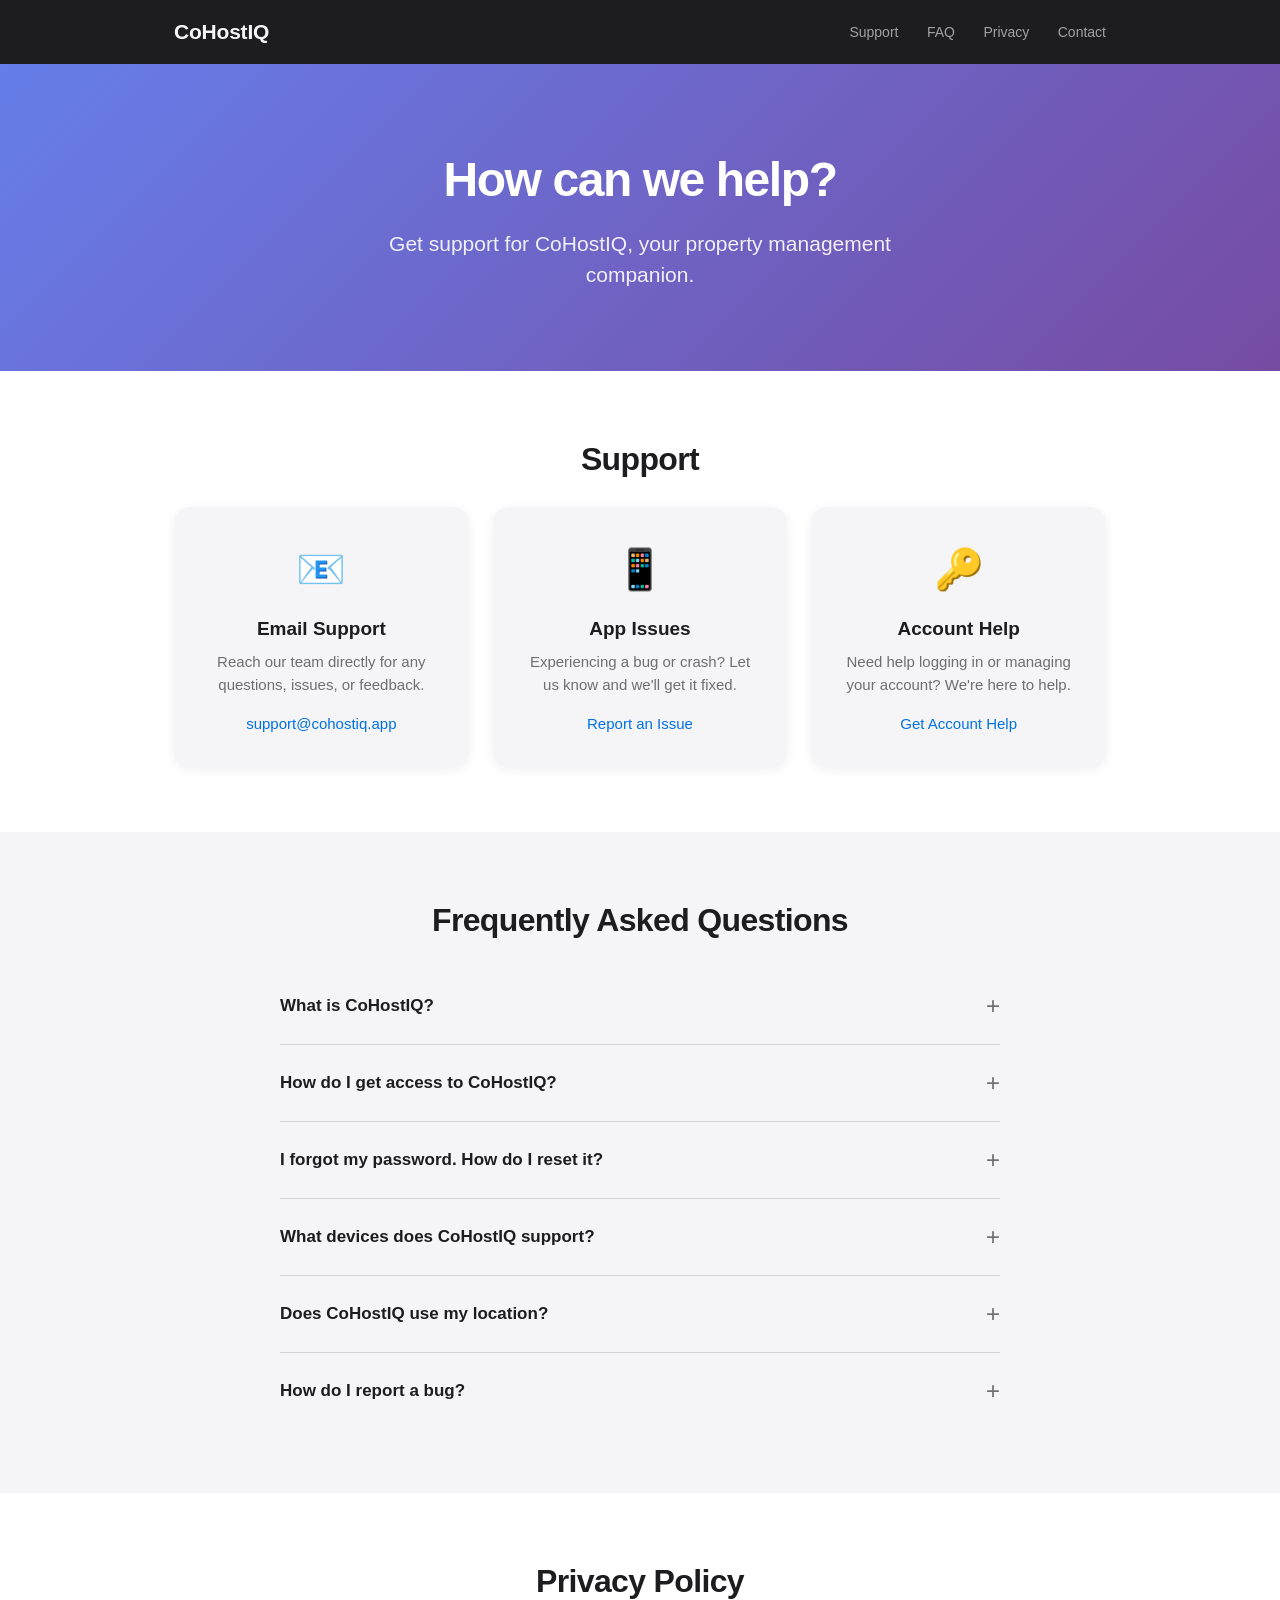
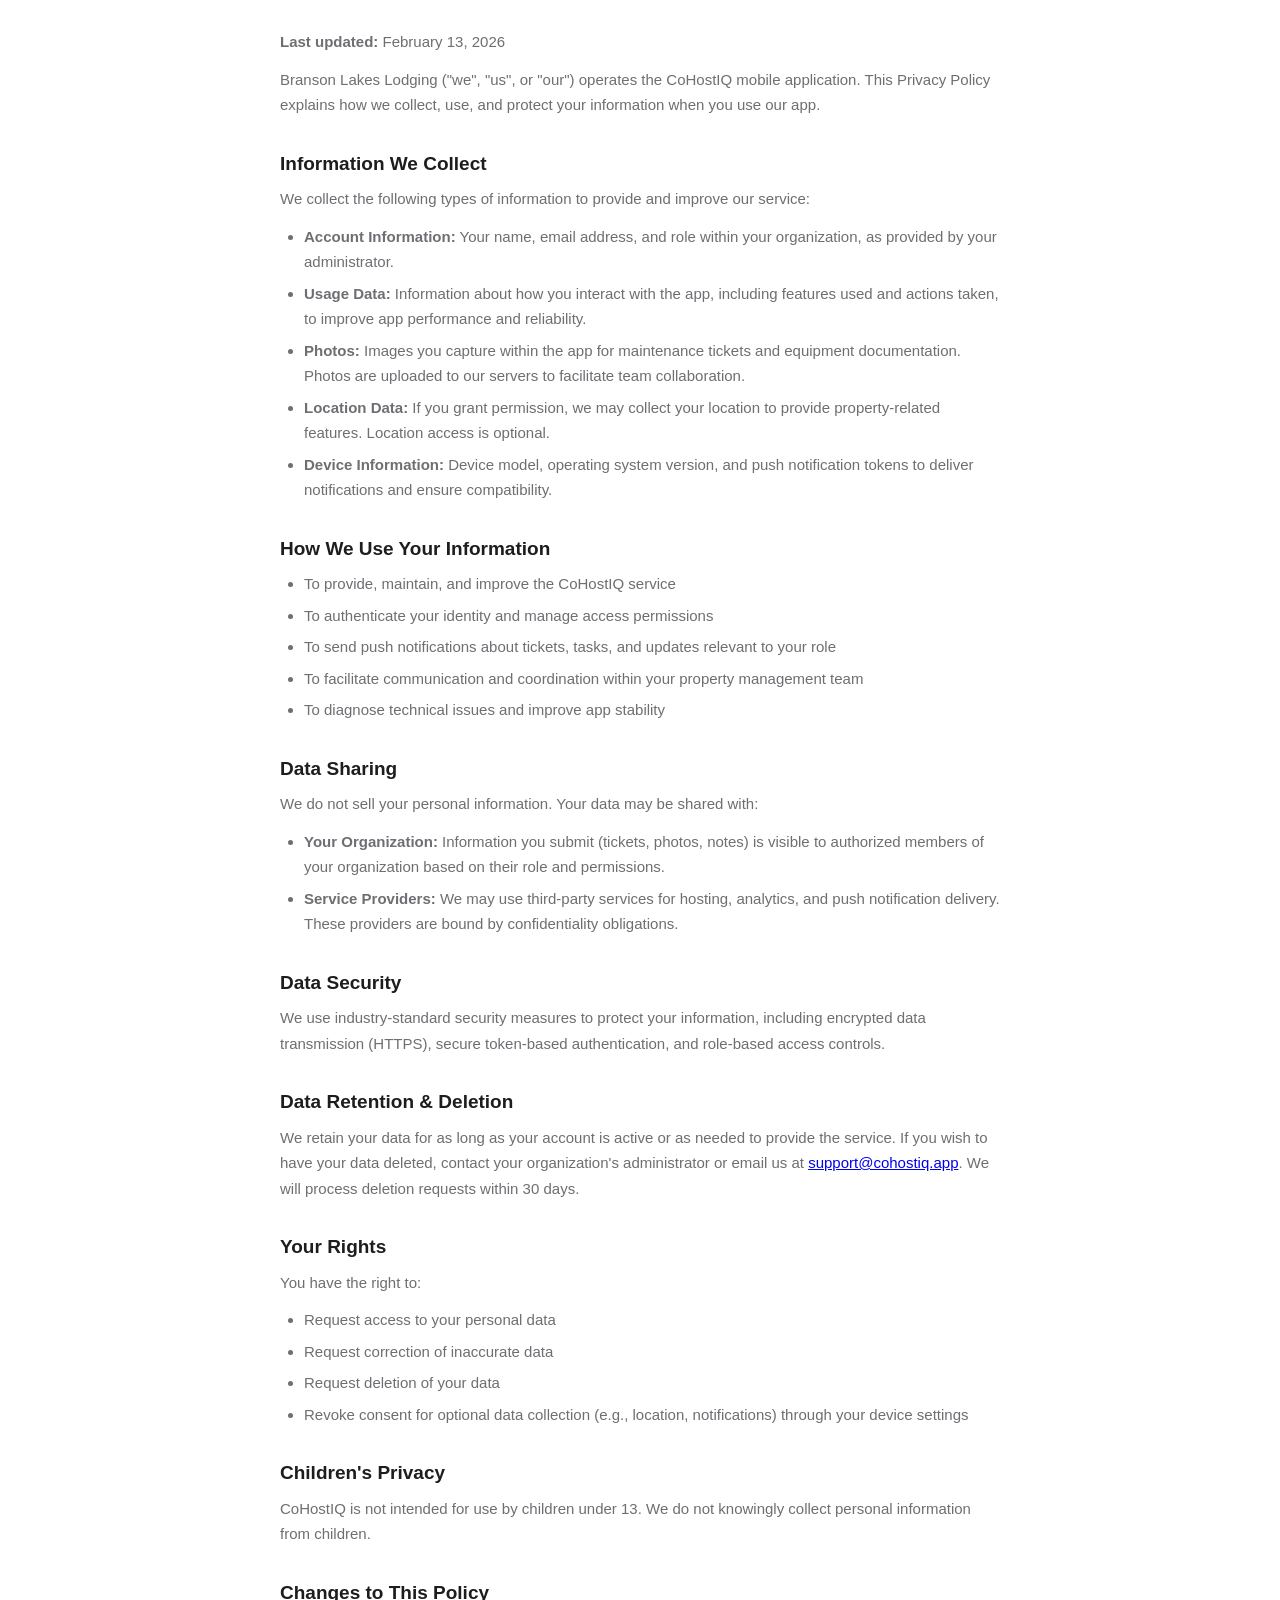
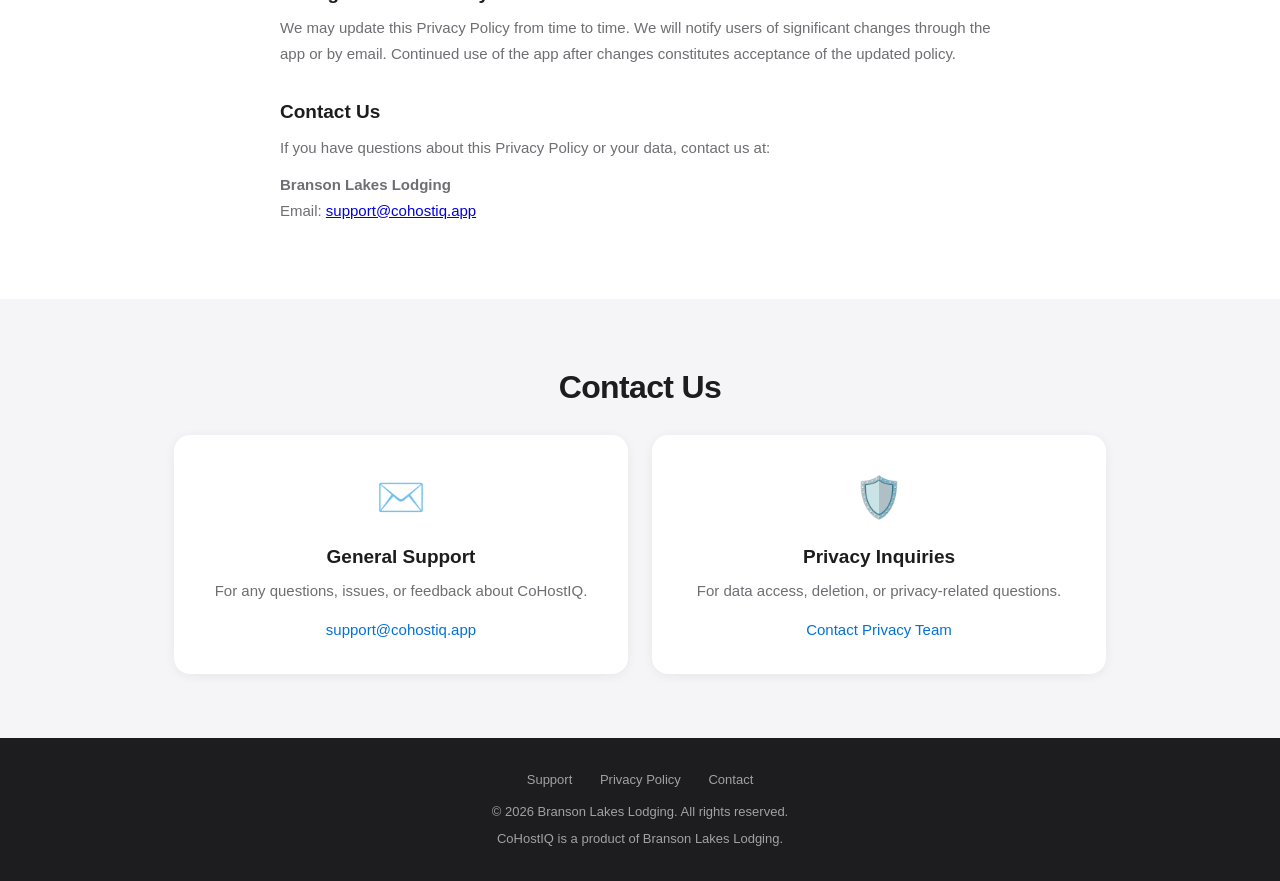
<file: support/index.html>
<!DOCTYPE html>
<html lang="en">
<head>
    <meta charset="UTF-8">
    <meta name="viewport" content="width=device-width, initial-scale=1.0">
    <title>CoHostIQ - Support</title>
    <style>
        * {
            margin: 0;
            padding: 0;
            box-sizing: border-box;
        }

        body {
            font-family: -apple-system, BlinkMacSystemFont, "SF Pro Text", "Helvetica Neue", Helvetica, Arial, sans-serif;
            color: #1d1d1f;
            background: #fff;
            line-height: 1.5;
            -webkit-font-smoothing: antialiased;
        }

        header {
            background: #1d1d1f;
            padding: 16px 24px;
        }

        header .container {
            max-width: 980px;
            margin: 0 auto;
            display: flex;
            align-items: center;
            justify-content: space-between;
        }

        header h1 {
            color: #f5f5f7;
            font-size: 21px;
            font-weight: 600;
            letter-spacing: -0.01em;
        }

        header nav a {
            color: #a1a1a6;
            text-decoration: none;
            font-size: 14px;
            margin-left: 24px;
            transition: color 0.2s;
        }

        header nav a:hover {
            color: #f5f5f7;
        }

        .hero {
            background: linear-gradient(135deg, #667eea 0%, #764ba2 100%);
            padding: 80px 24px;
            text-align: center;
            color: #fff;
        }

        .hero h2 {
            font-size: 48px;
            font-weight: 700;
            letter-spacing: -0.03em;
            margin-bottom: 12px;
        }

        .hero p {
            font-size: 21px;
            font-weight: 400;
            opacity: 0.9;
            max-width: 600px;
            margin: 0 auto;
        }

        .container {
            max-width: 980px;
            margin: 0 auto;
            padding: 0 24px;
        }

        section {
            padding: 64px 24px;
        }

        section:nth-child(even) {
            background: #f5f5f7;
        }

        section h3 {
            font-size: 32px;
            font-weight: 700;
            letter-spacing: -0.02em;
            margin-bottom: 24px;
            text-align: center;
        }

        /* Support Section */
        .support-grid {
            display: grid;
            grid-template-columns: repeat(auto-fit, minmax(280px, 1fr));
            gap: 24px;
            max-width: 980px;
            margin: 0 auto;
        }

        .support-card {
            background: #fff;
            border-radius: 16px;
            padding: 32px;
            text-align: center;
            box-shadow: 0 2px 12px rgba(0, 0, 0, 0.06);
        }

        section:nth-child(odd) .support-card {
            background: #f5f5f7;
        }

        .support-card .icon {
            font-size: 40px;
            margin-bottom: 16px;
        }

        .support-card h4 {
            font-size: 19px;
            font-weight: 600;
            margin-bottom: 8px;
        }

        .support-card p {
            font-size: 15px;
            color: #6e6e73;
            margin-bottom: 16px;
        }

        .support-card a {
            color: #0071e3;
            text-decoration: none;
            font-size: 15px;
            font-weight: 500;
        }

        .support-card a:hover {
            text-decoration: underline;
        }

        /* FAQ Section */
        .faq-list {
            max-width: 720px;
            margin: 0 auto;
        }

        .faq-item {
            border-bottom: 1px solid #d2d2d7;
            padding: 20px 0;
        }

        .faq-item:last-child {
            border-bottom: none;
        }

        .faq-item summary {
            font-size: 17px;
            font-weight: 600;
            cursor: pointer;
            list-style: none;
            display: flex;
            justify-content: space-between;
            align-items: center;
        }

        .faq-item summary::-webkit-details-marker {
            display: none;
        }

        .faq-item summary::after {
            content: "+";
            font-size: 24px;
            font-weight: 300;
            color: #6e6e73;
            transition: transform 0.2s;
        }

        .faq-item[open] summary::after {
            content: "\2212";
        }

        .faq-item .answer {
            padding-top: 12px;
            font-size: 15px;
            color: #6e6e73;
            line-height: 1.6;
        }

        /* Privacy Section */
        .privacy-content {
            max-width: 720px;
            margin: 0 auto;
        }

        .privacy-content h4 {
            font-size: 19px;
            font-weight: 600;
            margin-top: 32px;
            margin-bottom: 8px;
        }

        .privacy-content p,
        .privacy-content ul {
            font-size: 15px;
            color: #6e6e73;
            line-height: 1.7;
            margin-bottom: 12px;
        }

        .privacy-content ul {
            padding-left: 24px;
        }

        .privacy-content li {
            margin-bottom: 6px;
        }

        /* Footer */
        footer {
            background: #1d1d1f;
            color: #a1a1a6;
            padding: 32px 24px;
            text-align: center;
            font-size: 13px;
        }

        footer a {
            color: #a1a1a6;
            text-decoration: none;
        }

        footer a:hover {
            color: #f5f5f7;
        }

        footer .footer-links {
            margin-bottom: 12px;
        }

        footer .footer-links a {
            margin: 0 12px;
        }

        /* Responsive */
        @media (max-width: 600px) {
            .hero h2 {
                font-size: 32px;
            }

            .hero p {
                font-size: 17px;
            }

            section h3 {
                font-size: 24px;
            }

            section {
                padding: 48px 16px;
            }
        }
    </style>
</head>
<body>

<header>
    <div class="container">
        <h1>CoHostIQ</h1>
        <nav>
            <a href="#support">Support</a>
            <a href="#faq">FAQ</a>
            <a href="#privacy">Privacy</a>
            <a href="#contact">Contact</a>
        </nav>
    </div>
</header>

<div class="hero">
    <h2>How can we help?</h2>
    <p>Get support for CoHostIQ, your property management companion.</p>
</div>

<!-- Support Section -->
<section id="support">
    <div class="container">
        <h3>Support</h3>
        <div class="support-grid">
            <div class="support-card">
                <div class="icon">&#x1F4E7;</div>
                <h4>Email Support</h4>
                <p>Reach our team directly for any questions, issues, or feedback.</p>
                <a href="mailto:support@cohostiq.app">support@cohostiq.app</a>
            </div>
            <div class="support-card">
                <div class="icon">&#x1F4F1;</div>
                <h4>App Issues</h4>
                <p>Experiencing a bug or crash? Let us know and we'll get it fixed.</p>
                <a href="mailto:support@cohostiq.app?subject=Bug%20Report">Report an Issue</a>
            </div>
            <div class="support-card">
                <div class="icon">&#x1F511;</div>
                <h4>Account Help</h4>
                <p>Need help logging in or managing your account? We're here to help.</p>
                <a href="mailto:support@cohostiq.app?subject=Account%20Help">Get Account Help</a>
            </div>
        </div>
    </div>
</section>

<!-- FAQ Section -->
<section id="faq">
    <div class="container">
        <h3>Frequently Asked Questions</h3>
        <div class="faq-list">
            <details class="faq-item">
                <summary>What is CoHostIQ?</summary>
                <div class="answer">CoHostIQ is a property management app designed for hospitality professionals. It helps you manage properties, track maintenance tickets, coordinate with your team, monitor reservations, and keep your operations running smoothly.</div>
            </details>
            <details class="faq-item">
                <summary>How do I get access to CoHostIQ?</summary>
                <div class="answer">CoHostIQ accounts are set up by your organization's administrator. If you need access, contact your property management company or team lead. They will provide you with login credentials.</div>
            </details>
            <details class="faq-item">
                <summary>I forgot my password. How do I reset it?</summary>
                <div class="answer">Contact your organization's administrator or reach out to us at <a href="mailto:support@cohostiq.app">support@cohostiq.app</a> and we'll help you regain access to your account.</div>
            </details>
            <details class="faq-item">
                <summary>What devices does CoHostIQ support?</summary>
                <div class="answer">CoHostIQ is available on iPhone and also supports Apple CarPlay for on-the-go access to your properties and tickets.</div>
            </details>
            <details class="faq-item">
                <summary>Does CoHostIQ use my location?</summary>
                <div class="answer">CoHostIQ may use your location to provide property-related features such as directions and nearby property lookup. Location access is optional and can be managed in your device's Settings.</div>
            </details>
            <details class="faq-item">
                <summary>How do I report a bug?</summary>
                <div class="answer">Send an email to <a href="mailto:support@cohostiq.app?subject=Bug%20Report">support@cohostiq.app</a> with a description of the issue, the steps to reproduce it, and your device model and iOS version. Screenshots are helpful.</div>
            </details>
        </div>
    </div>
</section>

<!-- Privacy Policy Section -->
<section id="privacy">
    <div class="container">
        <h3>Privacy Policy</h3>
        <div class="privacy-content">
            <p><strong>Last updated:</strong> February 13, 2026</p>

            <p>Branson Lakes Lodging ("we", "us", or "our") operates the CoHostIQ mobile application. This Privacy Policy explains how we collect, use, and protect your information when you use our app.</p>

            <h4>Information We Collect</h4>
            <p>We collect the following types of information to provide and improve our service:</p>
            <ul>
                <li><strong>Account Information:</strong> Your name, email address, and role within your organization, as provided by your administrator.</li>
                <li><strong>Usage Data:</strong> Information about how you interact with the app, including features used and actions taken, to improve app performance and reliability.</li>
                <li><strong>Photos:</strong> Images you capture within the app for maintenance tickets and equipment documentation. Photos are uploaded to our servers to facilitate team collaboration.</li>
                <li><strong>Location Data:</strong> If you grant permission, we may collect your location to provide property-related features. Location access is optional.</li>
                <li><strong>Device Information:</strong> Device model, operating system version, and push notification tokens to deliver notifications and ensure compatibility.</li>
            </ul>

            <h4>How We Use Your Information</h4>
            <ul>
                <li>To provide, maintain, and improve the CoHostIQ service</li>
                <li>To authenticate your identity and manage access permissions</li>
                <li>To send push notifications about tickets, tasks, and updates relevant to your role</li>
                <li>To facilitate communication and coordination within your property management team</li>
                <li>To diagnose technical issues and improve app stability</li>
            </ul>

            <h4>Data Sharing</h4>
            <p>We do not sell your personal information. Your data may be shared with:</p>
            <ul>
                <li><strong>Your Organization:</strong> Information you submit (tickets, photos, notes) is visible to authorized members of your organization based on their role and permissions.</li>
                <li><strong>Service Providers:</strong> We may use third-party services for hosting, analytics, and push notification delivery. These providers are bound by confidentiality obligations.</li>
            </ul>

            <h4>Data Security</h4>
            <p>We use industry-standard security measures to protect your information, including encrypted data transmission (HTTPS), secure token-based authentication, and role-based access controls.</p>

            <h4>Data Retention &amp; Deletion</h4>
            <p>We retain your data for as long as your account is active or as needed to provide the service. If you wish to have your data deleted, contact your organization's administrator or email us at <a href="mailto:support@cohostiq.app">support@cohostiq.app</a>. We will process deletion requests within 30 days.</p>

            <h4>Your Rights</h4>
            <p>You have the right to:</p>
            <ul>
                <li>Request access to your personal data</li>
                <li>Request correction of inaccurate data</li>
                <li>Request deletion of your data</li>
                <li>Revoke consent for optional data collection (e.g., location, notifications) through your device settings</li>
            </ul>

            <h4>Children's Privacy</h4>
            <p>CoHostIQ is not intended for use by children under 13. We do not knowingly collect personal information from children.</p>

            <h4>Changes to This Policy</h4>
            <p>We may update this Privacy Policy from time to time. We will notify users of significant changes through the app or by email. Continued use of the app after changes constitutes acceptance of the updated policy.</p>

            <h4>Contact Us</h4>
            <p>If you have questions about this Privacy Policy or your data, contact us at:</p>
            <p>
                <strong>Branson Lakes Lodging</strong><br>
                Email: <a href="mailto:support@cohostiq.app">support@cohostiq.app</a>
            </p>
        </div>
    </div>
</section>

<!-- Contact Section -->
<section id="contact">
    <div class="container">
        <h3>Contact Us</h3>
        <div class="support-grid">
            <div class="support-card">
                <div class="icon">&#x2709;&#xFE0F;</div>
                <h4>General Support</h4>
                <p>For any questions, issues, or feedback about CoHostIQ.</p>
                <a href="mailto:support@cohostiq.app">support@cohostiq.app</a>
            </div>
            <div class="support-card">
                <div class="icon">&#x1F6E1;&#xFE0F;</div>
                <h4>Privacy Inquiries</h4>
                <p>For data access, deletion, or privacy-related questions.</p>
                <a href="mailto:support@cohostiq.app?subject=Privacy%20Inquiry">Contact Privacy Team</a>
            </div>
        </div>
    </div>
</section>

<footer>
    <div class="footer-links">
        <a href="#support">Support</a>
        <a href="#privacy">Privacy Policy</a>
        <a href="#contact">Contact</a>
    </div>
    <p>&copy; 2026 Branson Lakes Lodging. All rights reserved.</p>
    <p style="margin-top: 8px;">CoHostIQ is a product of Branson Lakes Lodging.</p>
</footer>

</body>
</html>
</file>
